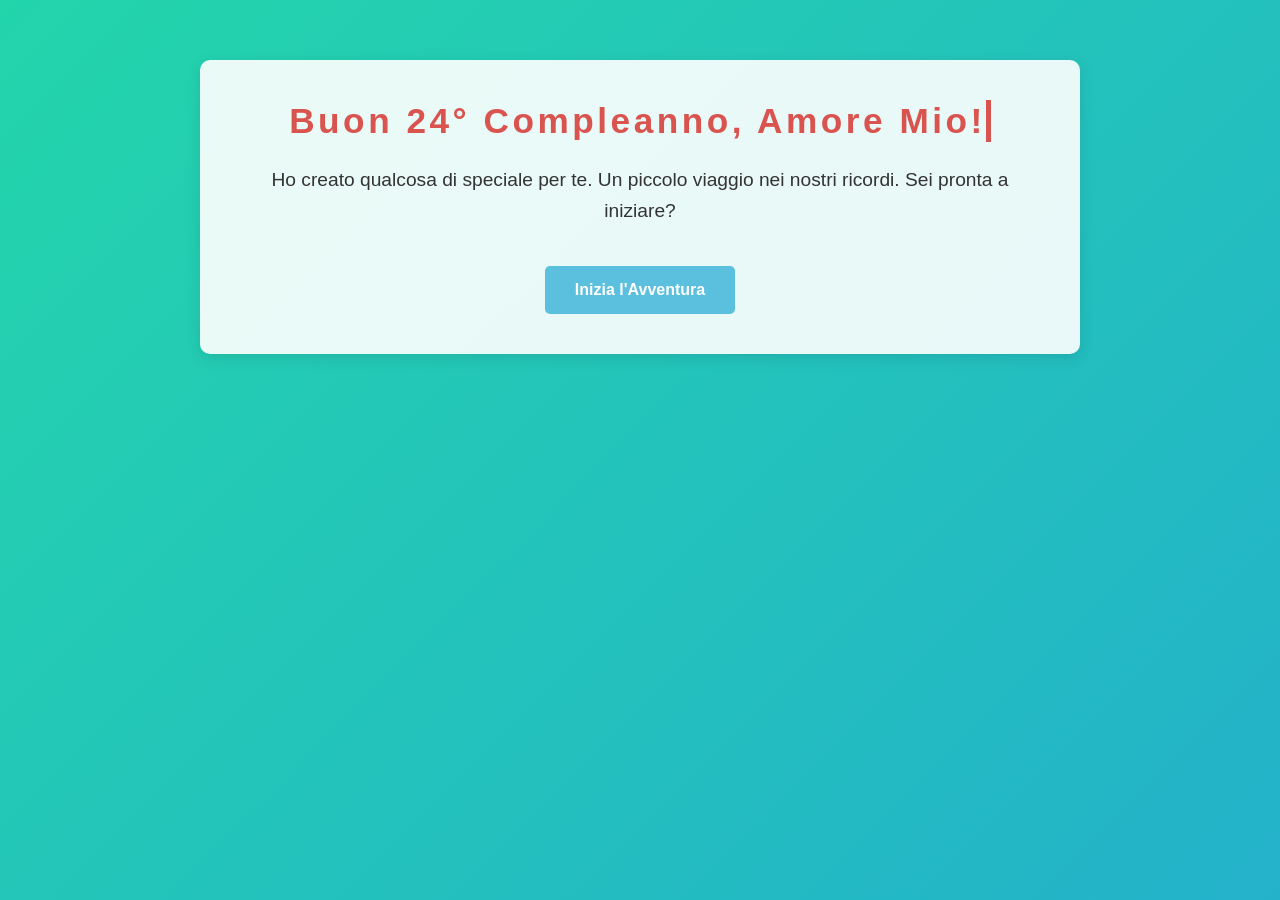
<file: index.html>
<!DOCTYPE html>
<html lang="it">
  <head>
    <meta charset="utf-8" />
    <meta name="viewport" content="width=device-width, initial-scale=1" />
    <link rel="stylesheet" href="/style.css" />
    <title>Un Regalo Per Te</title>
  </head>
  <body>
    <div class="container">
      <h1 class="typing-animation" style="font-size: 2.2rem; white-space: nowrap !important;">Buon 24° Compleanno, Amore Mio!</h1>
      <p>
        Ho creato qualcosa di speciale per te. Un piccolo viaggio nei nostri ricordi.
        Sei pronta a iniziare?
      </p>
      <a href="enigma1.html" class="button">Inizia l'Avventura</a>
    </div>
  </body>
</html>
</file>
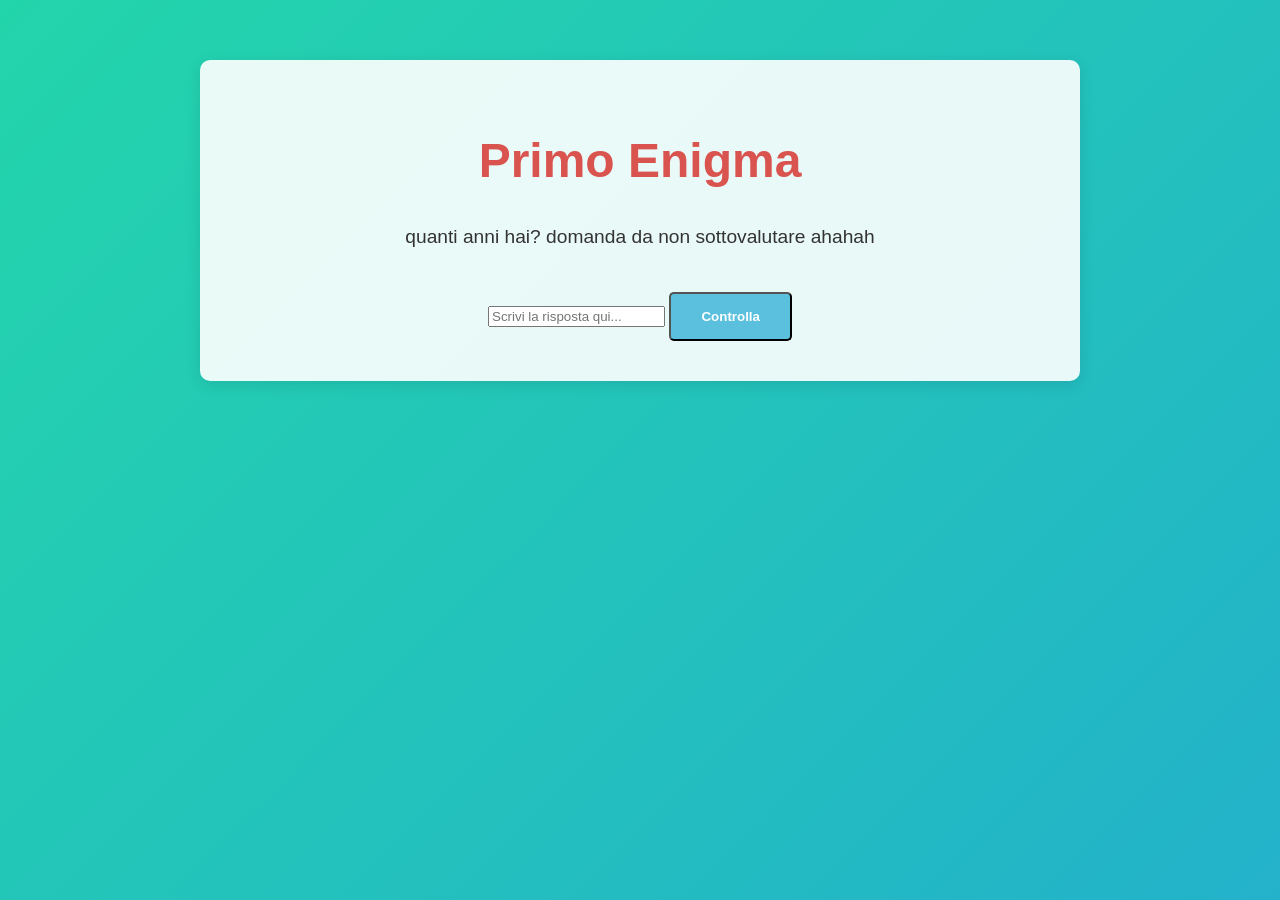
<file: enigma1.html>
<!DOCTYPE html>
<html lang="it">
  <head>
    <meta charset="utf-8" />
    <meta name="viewport" content="width=device-width, initial-scale=1" />
    <link rel="stylesheet" href="/style.css" />
    <title>Enigma N.1</title>
  </head>
  <body>
    <div class="container">
      <h1>Primo Enigma</h1>
      <p>
        quanti anni hai? domanda da non sottovalutare ahahah
      </p>
      
      <input type="text" id="rispostaInput" placeholder="Scrivi la risposta qui...">
      <button id="controllaBtn" class="button">Controlla</button>
      
      <p id="messaggioErrore" style="color: red; display: none;">Sbagliato, riprova! Sei sicura?</p>
    </div>
    
    <script src="/script.js"></script>
  </body>
</html>
</file>
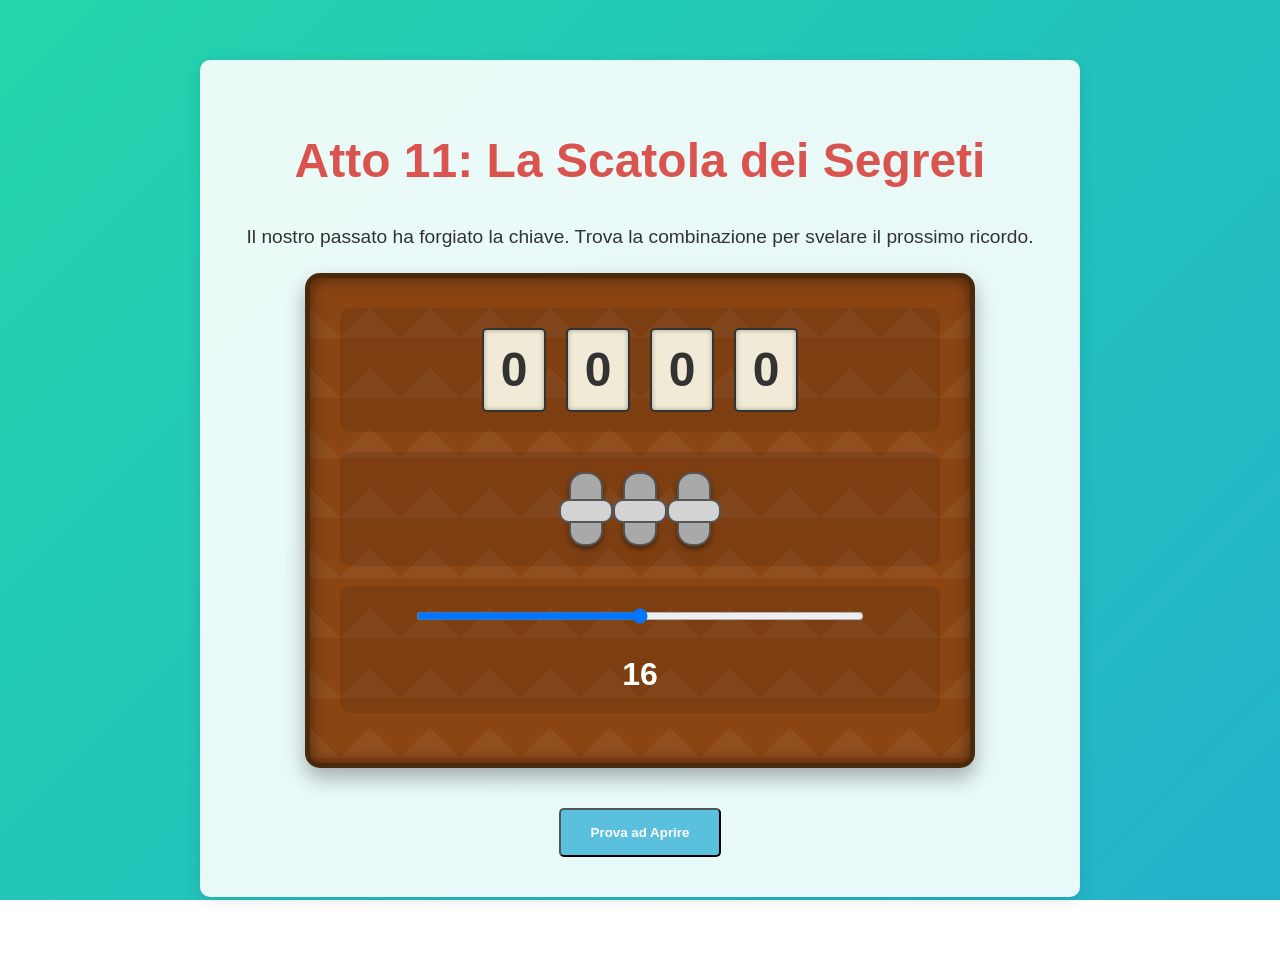
<file: enigma11.html>
<!DOCTYPE html>
<html lang="it">
<head>
    <meta charset="utf-8" /><meta name="viewport" content="width=device-width, initial-scale=1" />
    <link rel="stylesheet" href="/style.css" /><title>Atto 11 - La Scatola dei Segreti</title>
</head>
<body>
    <div class="container">
        <h1>Atto 11: La Scatola dei Segreti</h1>
        <p>Il nostro passato ha forgiato la chiave. Trova la combinazione per svelare il prossimo ricordo.</p>

        <div id="puzzle-box">
            <div class="lock-section" id="dials-lock">
                <div class="dial" data-dial-id="0">0</div>
                <div class="dial" data-dial-id="1">0</div>
                <div class="dial" data-dial-id="2">0</div>
                <div class="dial" data-dial-id="3">0</div>
            </div>
            <div class="lock-section" id="levers-lock">
                <div class="lever" data-lever-id="0"></div>
                <div class="lever" data-lever-id="1"></div>
                <div class="lever" data-lever-id="2"></div>
            </div>
            <div class="lock-section" id="slider-lock">
                <input type="range" id="secret-slider" min="1" max="31" value="16">
                <div id="slider-value">16</div>
            </div>
        </div>
        <button id="unlock-btn" class="button">Prova ad Aprire</button>
    </div>
    <script src="/enigma11.js"></script>
</body>
</html>
</file>
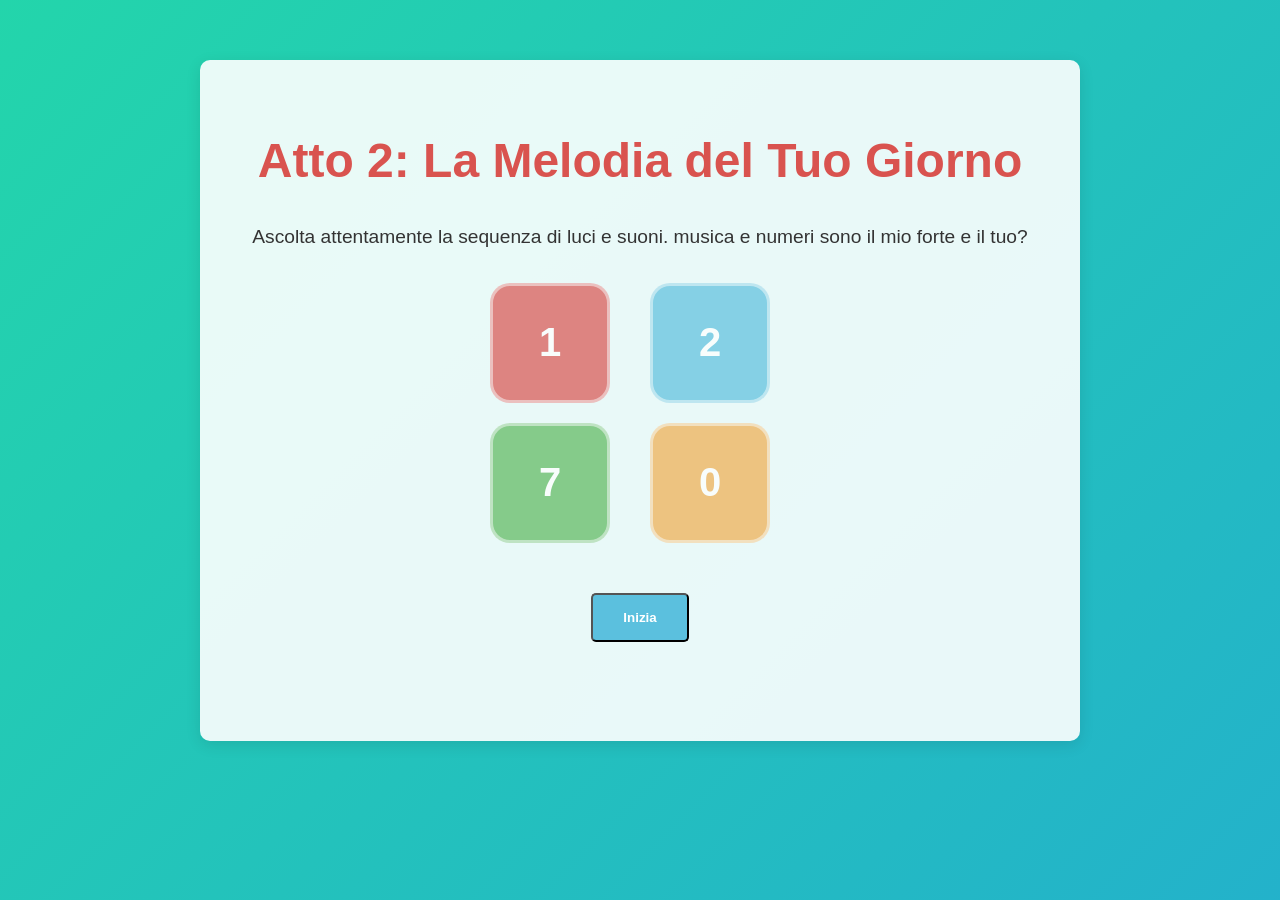
<file: enigma2.html>
<!DOCTYPE html>
<html lang="it">
<head>
    <link rel="stylesheet" href="/style.css">
    <title>Atto 2 - La Melodia dei Ricordi</title>
</head>
<body>
    <div class="container">
        <h1>Atto 2: La Melodia del Tuo Giorno</h1>
        <p>Ascolta attentamente la sequenza di luci e suoni. musica e numeri sono il mio forte e il tuo?</p>

        <div id="sequence-game">
            <div id="button-grid">
                <button class="seq-btn" data-value="1">1</button>
                <button class="seq-btn" data-value="2">2</button>
                <button class="seq-btn" data-value="7">7</button>
                <button class="seq-btn" data-value="0">0</button>
            </div>
            <button id="start-btn" class="button">Inizia</button>
            <p id="feedback-message" class="feedback"></p>
        </div>
    </div>
    
    <script src="/enigma2.js"></script>
</body>
</html>
</file>
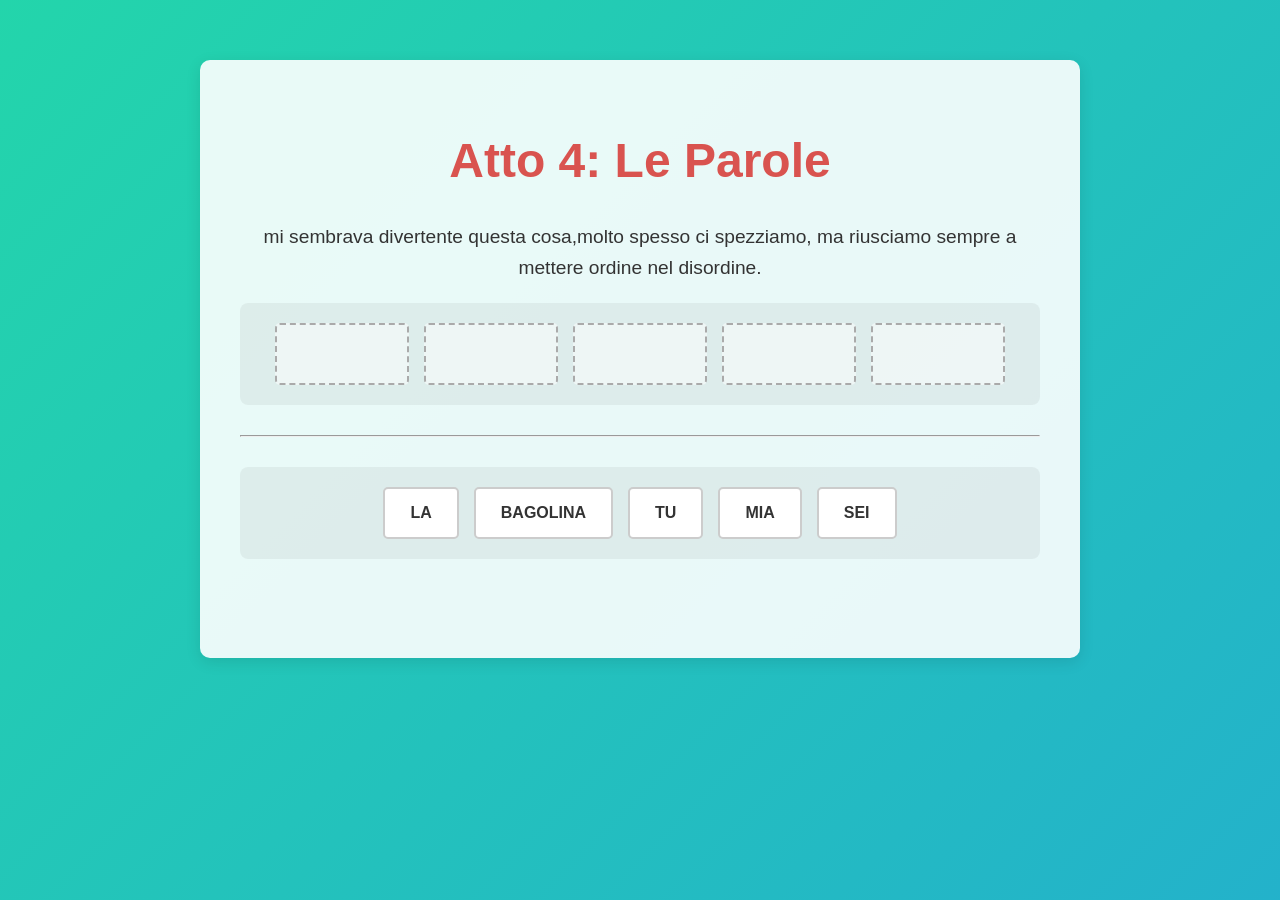
<file: enigma4.html>
<!DOCTYPE html>
<html lang="it">
<head>
    <link rel="stylesheet" href="/style.css">
    <title>Atto 4 - Parole Sparse</title>
</head>
<body>
    <div class="container">
        <h1>Atto 4: Le Parole</h1>
        <p>mi sembrava divertente questa cosa,molto spesso ci spezziamo, ma riusciamo sempre a mettere ordine nel disordine.</p>

        <div id="solution-container" class="words-container">
            <div class="drop-zone" data-target-id="word-1"></div>
            <div class="drop-zone" data-target-id="word-2"></div>
            <div class="drop-zone" data-target-id="word-3"></div>
            <div class="drop-zone" data-target-id="word-4"></div>
            <div class="drop-zone" data-target-id="word-5"></div>
        </div>

        <hr style="margin: 30px 0;">

        <div id="scramble-container" class="words-container">
            <div class="word-box" id="word-3" draggable="true">LA</div>
            <div class="word-box" id="word-5" draggable="true">BAGOLINA</div>
            <div class="word-box" id="word-1" draggable="true">TU</div>
            <div class="word-box" id="word-4" draggable="true">MIA</div>
            <div class="word-box" id="word-2" draggable="true">SEI</div>
        </div>

        <p id="feedback-message" class="feedback"></p>
    </div>
    
    <script src="/enigma4.js"></script>
</body>
</html>
</file>
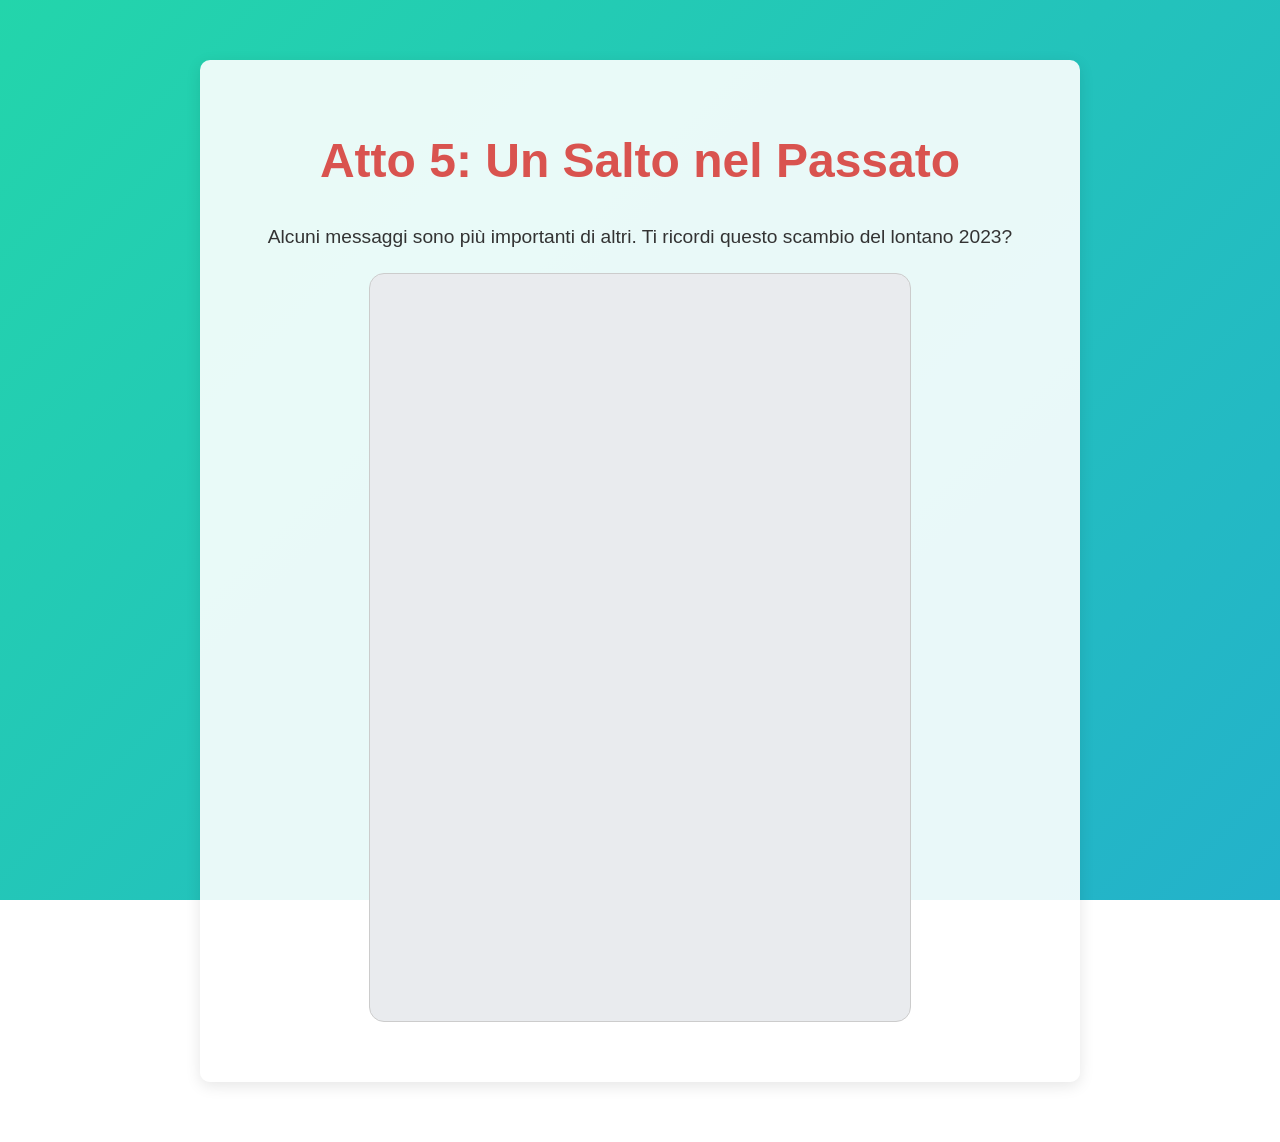
<file: enigma5.html>
<!DOCTYPE html>
<html lang="it">
<head>
    <link rel="stylesheet" href="/style.css">
    <title>Atto 5 - La Nostra Chat</title>
</head>
<body>
    <div class="container">
        <h1>Atto 5: Un Salto nel Passato</h1>
        <p>Alcuni messaggi sono più importanti di altri. Ti ricordi questo scambio del lontano 2023?</p>

        <div class="chat-container">
            <div id="chat-window">
                <div class="message received hidden">comunque avere le cose che profumano di te >>>>>>> </div>
                <div class="message sent hidden">addirittura che profumano</div>
                <div class="message received hidden">non hai idea,è semplicemente bellissimo </div>
                <div class="message sent hidden">era il 18 gennaio 2023, era da poco iniziato tutto e la domanda finale è:</div>
            </div>
            <div id="reply-options" class="hidden">
                <p>Cosa hai risposto a quel messaggio?</p>
                <button class="quiz-btn">"porto un po di cose domani se mi ricordo🥲 così non faccio su e giù sempre"</button>
                <button class="quiz-btn" data-correct="true">"abbraccerai quelli sta notte🤣"</button>
                <button class="quiz-btn">"mi raccomando però quando farai la lavatrice mettili a lavare🤣"</button>
            </div>
        </div>
    </div>
    
    <script src="/enigma5.js"></script>
</body>
</html>
</file>
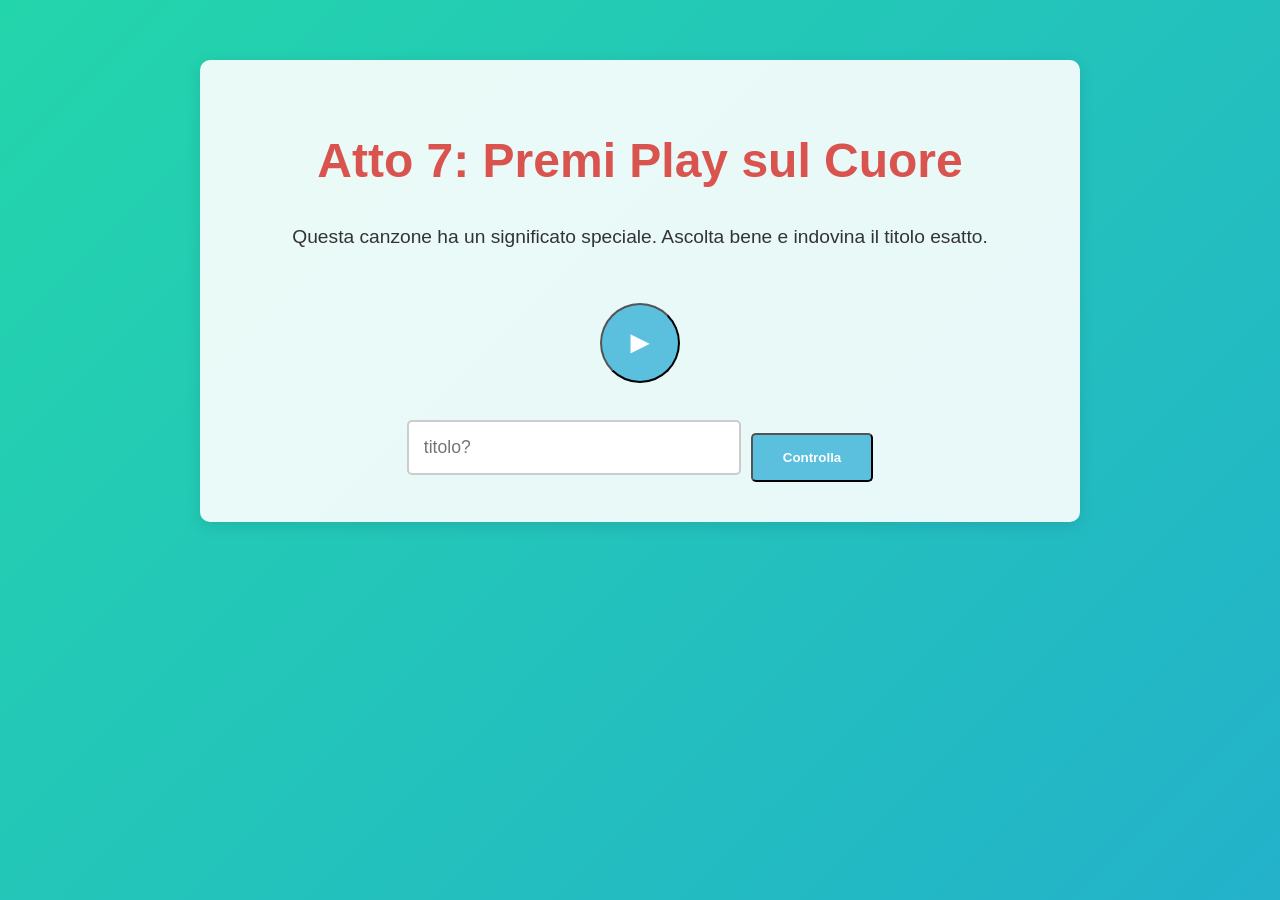
<file: enigma7.html>
<!DOCTYPE html>
<html lang="it">
<head>
    <link rel="stylesheet" href="/style.css">
    <title>Atto 7 - Che Canzone Era?</title>
</head>
<body>
    <div class="container">
        <h1>Atto 7: Premi Play sul Cuore</h1>
        <p>Questa canzone ha un significato speciale. Ascolta bene e indovina il titolo esatto.</p>

        <div class="audio-player-container">
            <audio id="song-clip" src="https://cdn.glitch.global/79fd8c20-2d9d-4c95-836d-51f4af298d9b/883%20-%20Ci%20sono%20anch'io%20(Official%20Video)-%5BAudioTrimmer.com%5D.mp3?v=1750435289391"></audio>
            
            <button id="play-btn" class="button play-pause-btn">&#9658;</button>
        </div>

        <div class="answer-container">
            <input type="text" id="answer-input" placeholder="titolo?">
            <button id="check-answer-btn" class="button">Controlla</button>
        </div>

    </div>
    <script src="/enigma7.js"></script>
</body>
</html>
</file>
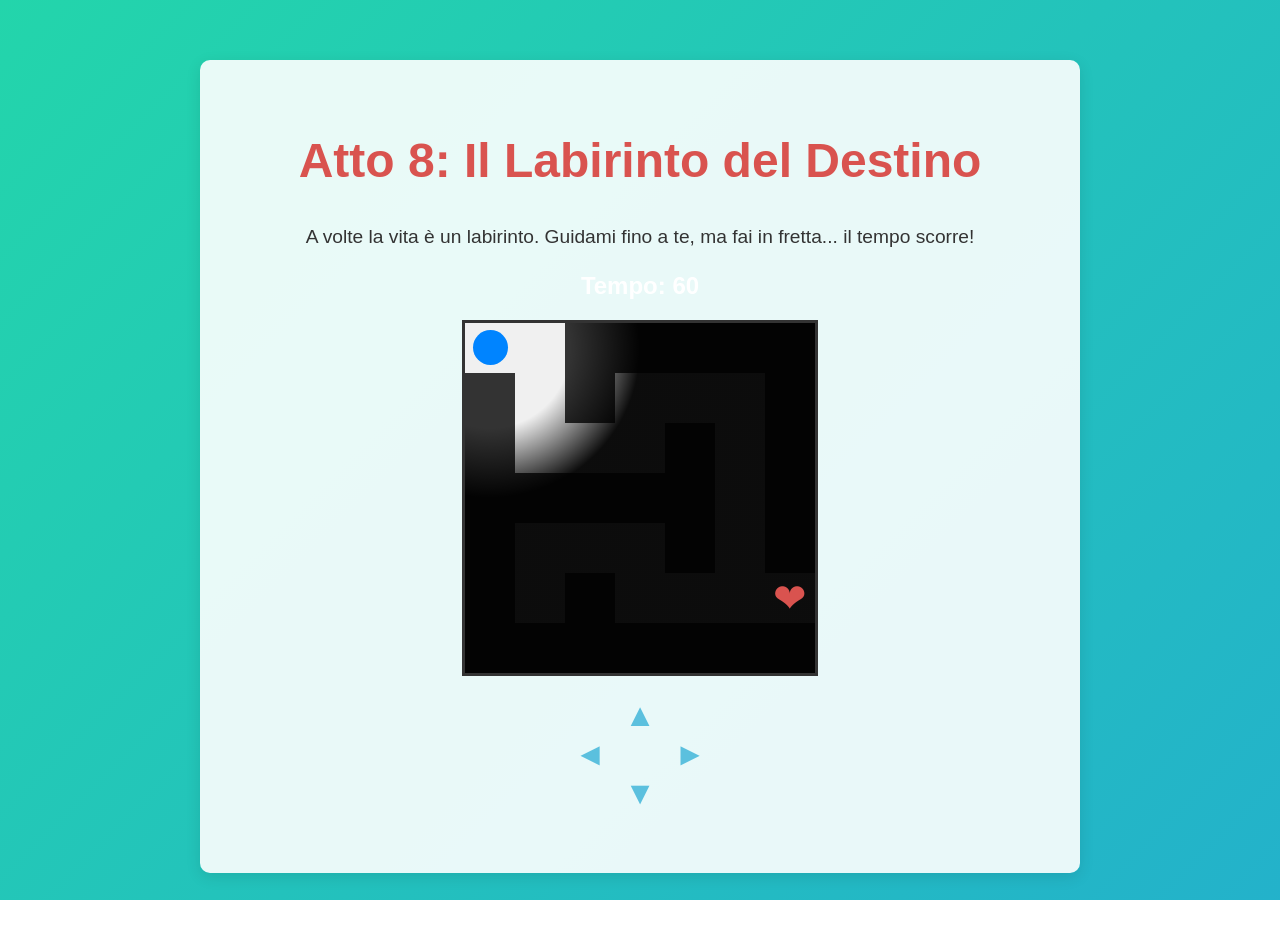
<file: enigma8.html>
<!DOCTYPE html>
<html lang="it">
<head>
    <meta charset="utf-8" />
    <meta name="viewport" content="width=device-width, initial-scale=1" />
    <link rel="stylesheet" href="/style.css" />
    <title>Atto 8 - Il Labirinto</title>
</head>
<body>
    <div class="container">
        <h1>Atto 8: Il Labirinto del Destino</h1>
        <p>A volte la vita è un labirinto. Guidami fino a te, ma fai in fretta... il tempo scorre!</p>
        
        <div id="timer" class="feedback">Tempo: 60</div>

        <div id="maze-container">
            <div id="player"></div>
            <div id="fog-of-war"></div>
            <div id="goal">❤</div>
        </div>

        <div id="maze-controls">
            <button class="maze-btn" id="btn-up">▲</button>
            <button class="maze-btn" id="btn-down">▼</button>
            <button class="maze-btn" id="btn-left">◄</button>
            <button class="maze-btn" id="btn-right">►</button>
        </div>
    </div>
    
    <script>
        document.addEventListener('DOMContentLoaded', () => {
            // --- IMPOSTAZIONI DEL GIOCO ---
            const mazeContainer = document.getElementById('maze-container');
            const player = document.getElementById('player');
            const goal = document.getElementById('goal');
            const fog = document.getElementById('fog-of-war');
            const timerElement = document.getElementById('timer');
            const cellSize = 50; // Corrisponde alla nuova dimensione nel CSS

            // Una mappa 7x7 SEMPLICE e VISIBILMENTE RISOLVIBILE
            const mazeLayout = [
                ['P', 0, 1, 1, 1, 1, 1],
                [1, 0, 1, 0, 0, 0, 1],
                [1, 0, 0, 0, 1, 0, 1],
                [1, 1, 1, 1, 1, 0, 1],
                [1, 0, 0, 0, 1, 0, 1],
                [1, 0, 1, 0, 0, 0, 'G'],
                [1, 1, 1, 1, 1, 1, 1]
            ];

            let playerPos = { row: 0, col: 0 };
            let goalPos = { row: 0, col: 0 };
            let timeLeft = 60; // Diamo più tempo per sicurezza
            let timerInterval;
            let gameStarted = false;

            // --- FUNZIONI DEL GIOCO ---
            function createMaze() {
                mazeLayout.forEach((row, rowIndex) => {
                    row.forEach((cell, colIndex) => {
                        if (cell === 1) {
                            const wall = document.createElement('div');
                            wall.classList.add('maze-wall');
                            wall.style.gridRowStart = rowIndex + 1;
                            wall.style.gridColumnStart = colIndex + 1;
                            mazeContainer.appendChild(wall);
                        } else if (cell === 'P') { playerPos = { row: rowIndex, col: colIndex };
                        } else if (cell === 'G') { goalPos = { row: rowIndex, col: colIndex }; }
                    });
                });
                updatePlayerPosition();
                goal.style.top = `${goalPos.row * cellSize}px`;
                goal.style.left = `${goalPos.col * cellSize}px`;
            }
            function updatePlayerPosition() {
                const playerX = playerPos.col * cellSize + cellSize / 2;
                const playerY = playerPos.row * cellSize + cellSize / 2;
                player.style.top = `${playerPos.row * cellSize + (cellSize * 0.15)}px`;
                player.style.left = `${playerPos.col * cellSize + (cellSize * 0.15)}px`;
                if(fog) { fog.style.background = `radial-gradient(circle at ${playerX}px ${playerY}px, transparent 0, transparent 80px, rgba(0,0,0,0.95) 150px)`; }
            }
            function startTimer() {
                if(gameStarted) return;
                gameStarted = true;
                timerInterval = setInterval(() => {
                    timeLeft--;
                    timerElement.textContent = `Tempo: ${timeLeft}`;
                    if (timeLeft <= 0) {
                        clearInterval(timerInterval);
                        alert('Tempo scaduto! Riprova!');
                        location.reload();
                    }
                }, 1000);
            }
            function movePlayer(dx, dy) {
                startTimer();
                const newRow = playerPos.row + dy;
                const newCol = playerPos.col + dx;
                if (newRow >= 0 && newRow < mazeLayout.length && newCol >= 0 && newCol < mazeLayout[0].length && mazeLayout[newRow][newCol] !== 1) {
                    playerPos.row = newRow;
                    playerPos.col = newCol;
                    updatePlayerPosition();
                    checkWinCondition();
                }
            }
            function checkWinCondition() {
                if (playerPos.row === goalPos.row && playerPos.col === goalPos.col) {
                    clearInterval(timerInterval);
                    document.querySelectorAll('.maze-btn').forEach(b => b.disabled = true);
                    player.style.background = '#5cb85c';
                    if(fog) { fog.style.background = 'transparent'; }
                    alert('Ce l\'hai fatta! Mi hai raggiunto!');
                    setTimeout(() => { window.location.href = 'Ricordo8.html'; }, 1500);
                }
            }
            // --- GESTIONE INPUT ---
            document.getElementById('btn-up').addEventListener('click', () => movePlayer(0, -1));
            document.getElementById('btn-down').addEventListener('click', () => movePlayer(0, 1));
            document.getElementById('btn-left').addEventListener('click', () => movePlayer(-1, 0));
            document.getElementById('btn-right').addEventListener('click', () => movePlayer(1, 0));
            document.addEventListener('keydown', (e) => {
                e.preventDefault();
                switch (e.key) {
                    case 'ArrowUp': movePlayer(0, -1); break;
                    case 'ArrowDown': movePlayer(0, 1); break;
                    case 'ArrowLeft': movePlayer(-1, 0); break;
                    case 'ArrowRight': movePlayer(1, 0); break;
                }
            });
            // --- INIZIALIZZAZIONE ---
            createMaze();
        });
    </script>
</body>
</html>
</file>
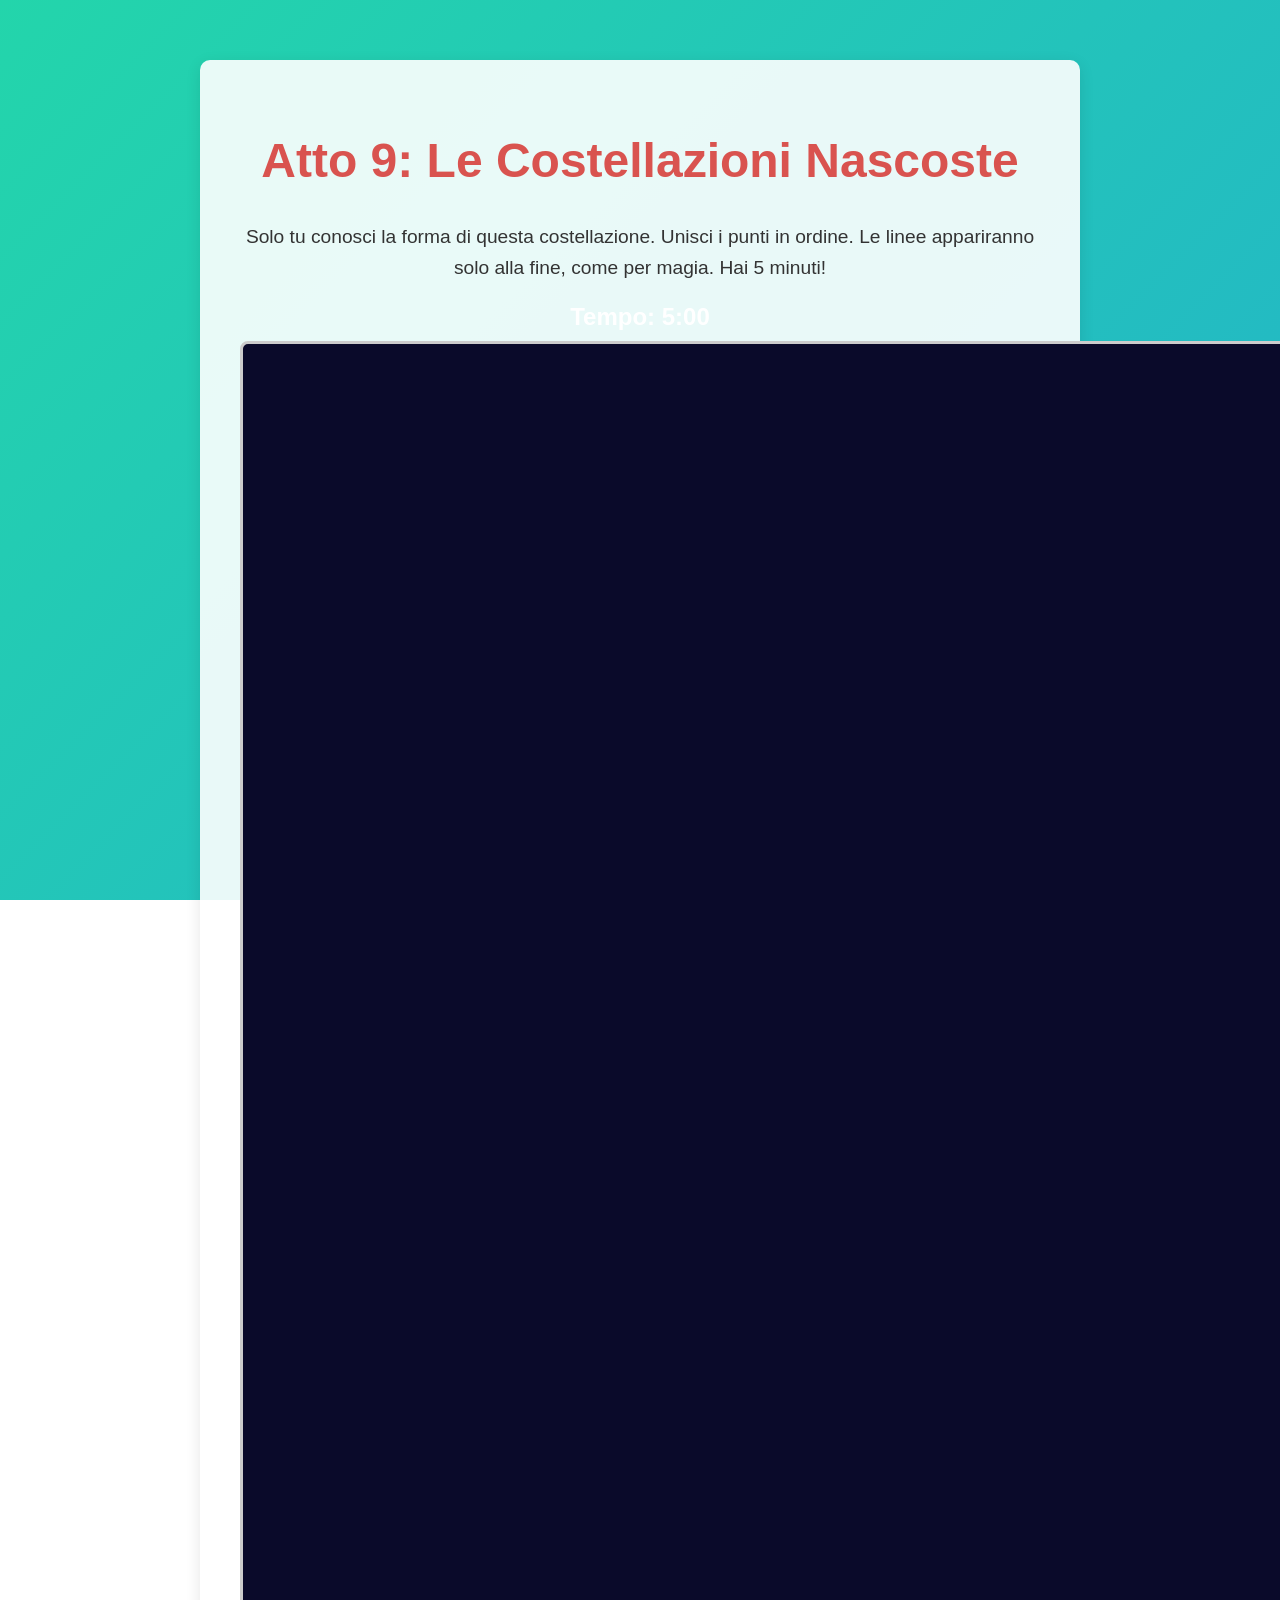
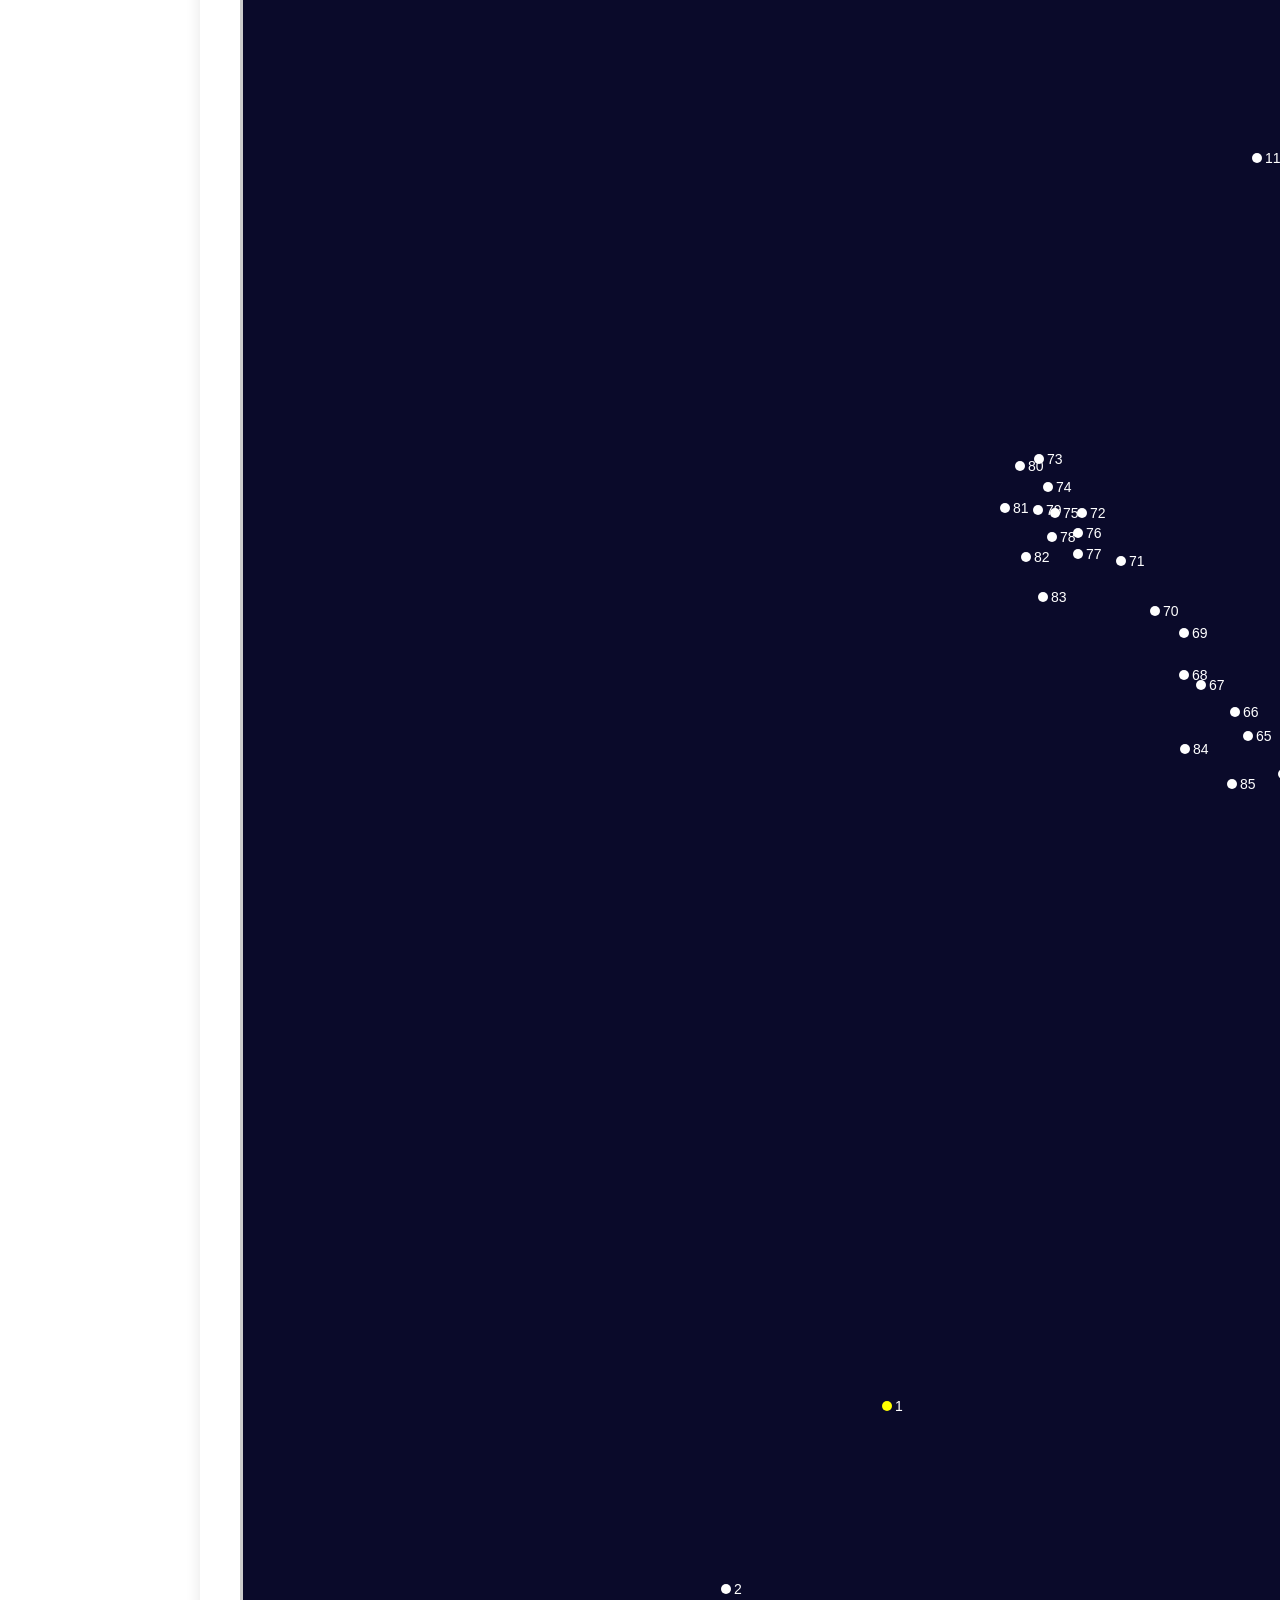
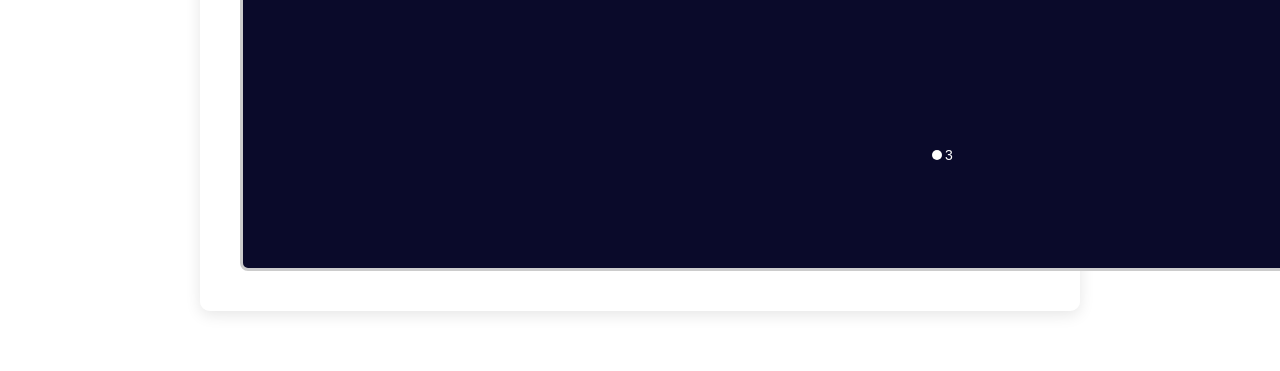
<file: enigma9.html>
<!DOCTYPE html>
<html lang="it">
<head>
    <meta charset="utf-8" />
    <meta name="viewport" content="width=device-width, initial-scale=1" />
    <link rel="stylesheet" href="/style.css" />
    <title>Atto 9 - Le Costellazioni Nascoste</title>
</head>
<body>
    <div class="container">
        <h1>Atto 9: Le Costellazioni Nascoste</h1>
        <p>Solo tu conosci la forma di questa costellazione. Unisci i punti in ordine. Le linee appariranno solo alla fine, come per magia. Hai 5 minuti!</p>
        
        <div id="timer" class="feedback">Tempo: 5:00</div>

        <div class="canvas-container">
            <canvas id="constellation-canvas"></canvas>
        </div>
    </div>
    
    <script>
        document.addEventListener('DOMContentLoaded', () => {
            // --- IMPOSTAZIONI ---
            const canvas = document.getElementById('constellation-canvas');
            const ctx = canvas.getContext('2d');
            const timerElement = document.getElementById('timer');
            
            // Imposta le dimensioni della tela (devono corrispondere all'immagine originale che hai usato)
            canvas.width = 2200; // Esempio: modifica con la larghezza reale
            canvas.height = 3100; // Esempio: modifica con l'altezza reale

            // =================================================================================
            //   !!! AZIONE RICHIESTA !!!
            //   SOSTITUISCI QUESTI PUNTI DI ESEMPIO CON LA TUA LISTA DA 125 PUNTI
            //   Copia la lista intera che hai generato con lo strumento "trova-coordinate.html"
            //   e incollala qui, sostituendo l'array esistente.
            // =================================================================================
            const dots = [
{ x: 634, y: 2652 },
{ x: 473, y: 2835 },
{ x: 684, y: 3001 },
{ x: 1054, y: 3059 },
{ x: 1483, y: 3042 },
{ x: 1867, y: 2973 },
{ x: 2129, y: 2851 },
{ x: 1973, y: 2586 },
{ x: 1709, y: 2526 },
{ x: 1657, y: 2469 },
{ x: 1750, y: 2325 },
{ x: 1793, y: 2221 },
{ x: 1785, y: 2112 },
{ x: 1707, y: 2010 },
{ x: 1657, y: 1934 },
{ x: 1640, y: 1903 },
{ x: 1530, y: 1878 },
{ x: 1420, y: 1891 },
{ x: 1443, y: 1930 },
{ x: 1528, y: 1924 },
{ x: 1391, y: 1961 },
{ x: 1431, y: 1994 },
{ x: 1546, y: 2002 },
{ x: 1634, y: 2007 },
{ x: 1560, y: 2027 },
{ x: 1529, y: 2062 },
{ x: 1472, y: 2104 },
{ x: 1515, y: 2130 },
{ x: 1576, y: 2089 },
{ x: 1677, y: 2088 },
{ x: 1717, y: 2115 },
{ x: 1598, y: 2157 },
{ x: 1622, y: 2192 },
{ x: 1687, y: 2189 },
{ x: 1737, y: 2227 },
{ x: 1237, y: 2285 },
{ x: 1249, y: 2235 },
{ x: 1248, y: 2191 },
{ x: 1261, y: 2167 },
{ x: 1284, y: 2128 },
{ x: 1268, y: 2059 },
{ x: 1268, y: 1982 },
{ x: 1267, y: 1921 },
{ x: 1329, y: 2030 },
{ x: 1375, y: 2007 },
{ x: 1462, y: 1870 },
{ x: 1499, y: 1776 },
{ x: 1532, y: 1716 },
{ x: 1525, y: 1759 },
{ x: 1504, y: 1826 },
{ x: 1532, y: 1803 },
{ x: 1552, y: 1747 },
{ x: 1564, y: 1714 },
{ x: 1575, y: 1768 },
{ x: 1548, y: 1829 },
{ x: 1527, y: 1865 },
{ x: 1230, y: 2068 },
{ x: 1205, y: 2051 },
{ x: 1187, y: 2040 },
{ x: 1164, y: 2034 },
{ x: 1140, y: 2050 },
{ x: 1123, y: 2066 },
{ x: 1083, y: 2041 },
{ x: 1030, y: 2020 },
{ x: 995, y: 1982 },
{ x: 982, y: 1958 },
{ x: 948, y: 1931 },
{ x: 931, y: 1921 },
{ x: 931, y: 1879 },
{ x: 902, y: 1857 },
{ x: 868, y: 1807 },
{ x: 829, y: 1759 },
{ x: 786, y: 1705 },
{ x: 795, y: 1733 },
{ x: 802, y: 1759 },
{ x: 825, y: 1779 },
{ x: 825, y: 1800 },
{ x: 799, y: 1783 },
{ x: 785, y: 1756 },
{ x: 767, y: 1712 },
{ x: 752, y: 1754 },
{ x: 773, y: 1803 },
{ x: 790, y: 1843 },
{ x: 932, y: 1995 },
{ x: 979, y: 2030 },
{ x: 1046, y: 2067 },
{ x: 1088, y: 2098 },
{ x: 1112, y: 2125 },
{ x: 1118, y: 2149 },
{ x: 1111, y: 2175 },
{ x: 1120, y: 2204 },
{ x: 1131, y: 2224 },
{ x: 1136, y: 2269 },
{ x: 1176, y: 2307 },
{ x: 1048, y: 1459 },
{ x: 1072, y: 1499 },
{ x: 1134, y: 1526 },
{ x: 1198, y: 1528 },
{ x: 1259, y: 1512 },
{ x: 1294, y: 1482 },
{ x: 1322, y: 1457 },
{ x: 1332, y: 1434 },
{ x: 1308, y: 1438 },
{ x: 1262, y: 1468 },
{ x: 1201, y: 1490 },
{ x: 1155, y: 1489 },
{ x: 1105, y: 1478 },
{ x: 1058, y: 1435 },
{ x: 1050, y: 1421 },
{ x: 1136, y: 1421 },
{ x: 1211, y: 1425 },
{ x: 1296, y: 1420 },
{ x: 1177, y: 1398 },
{ x: 1268, y: 1302 },
{ x: 1310, y: 1333 },
{ x: 1335, y: 1370 },
{ x: 1361, y: 1408 },
{ x: 1004, y: 1404 },
{ x: 1035, y: 1364 },
{ x: 1066, y: 1324 },
{ x: 1108, y: 1342 },
{ x: 1155, y: 1368 },
{ x: 1196, y: 1370 },
{ x: 1236, y: 1348 },
{ x: 1248, y: 1286 }
];

            let currentDot = 0;
            let timeLeft = 300; // 300 secondi = 5 minuti
            let timerInterval;
            let gameStarted = false;

            // --- FUNZIONI GRAFICHE ---
            function drawDots() {
                ctx.clearRect(0, 0, canvas.width, canvas.height);
                dots.forEach((dot, index) => {
                    ctx.beginPath();
                    ctx.arc(dot.x, dot.y, 5, 0, Math.PI * 2);
                    // Il punto corrente da trovare è evidenziato in giallo, gli altri sono bianchi
                    ctx.fillStyle = (index === currentDot) ? 'yellow' : 'white';
                    ctx.fill();
                    // Scrive il numero accanto al punto
                    ctx.font = '14px Arial';
                    ctx.fillStyle = 'white';
                    ctx.fillText(index + 1, dot.x + 8, dot.y + 5);
                });
            }

            function drawFinalImage() {
                ctx.strokeStyle = '#5cb85c'; // Colore verde per le linee finali
                ctx.lineWidth = 3;
                ctx.beginPath();
                ctx.moveTo(dots[0].x, dots[0].y);
                for (let i = 1; i < dots.length; i++) {
                    ctx.lineTo(dots[i].x, dots[i].y);
                }
                ctx.stroke();
            }

            // --- FUNZIONI DI GIOCO ---
            function startTimer() {
                if (gameStarted) return;
                gameStarted = true;
                timerInterval = setInterval(() => {
                    timeLeft--;
                    const minutes = Math.floor(timeLeft / 60);
                    const seconds = timeLeft % 60;
                    timerElement.textContent = `Tempo: ${minutes}:${seconds.toString().padStart(2, '0')}`;
                    if (timeLeft <= 0) {
                        clearInterval(timerInterval);
                        alert('Tempo scaduto! La costellazione non si è rivelata...');
                        location.reload();
                    }
                }, 1000);
            }

            function handleCanvasClick(event) {
                if (currentDot >= dots.length) return; // Gioco già finito
                startTimer();

                const rect = canvas.getBoundingClientRect();
                const mouseX = event.clientX - rect.left;
                const mouseY = event.clientY - rect.top;

                const targetDot = dots[currentDot];
                const distance = Math.sqrt(Math.pow(mouseX - targetDot.x, 2) + Math.pow(mouseY - targetDot.y, 2));

                // Se il click è abbastanza vicino al punto corretto
                if (distance < 15) { // 15px di tolleranza
                    currentDot++;
                    drawDots(); // Ridisegna i punti per aggiornare il colore del prossimo punto target

                    // Controlla la vittoria
                    if (currentDot === dots.length) {
                        clearInterval(timerInterval);
                        timerElement.textContent = "Costellazione Completa!";
                        drawFinalImage(); // RIVELA IL DISEGNO!
                        setTimeout(() => {
                            window.location.href = 'Ricordo9.html';
                        }, 4000); // Pausa più lunga per ammirare il disegno
                    }
                }
            }

            // --- INIZIALIZZAZIONE ---
            canvas.addEventListener('click', handleCanvasClick);
            drawDots(); // Disegna lo stato iniziale
        });
    </script>
</body>
</html>
</file>
<file: style.css>
/* =============================================== */
/* STILI DI BASE E GENERALI                        */
/* =============================================== */
body {
    font-family: 'Helvetica', sans-serif;
    background: linear-gradient(-45deg, #ee7752, #e73c7e, #23a6d5, #23d5ab);
    background-size: 400% 400%;
    background-attachment: fixed;
    min-height: 100vh;
    display: flex;
    justify-content: center;
    align-items: flex-start;
    color: #333;
    margin: 0;
    padding: 60px 20px;
    box-sizing: border-box;
    animation: gradientAnimation 15s ease infinite, fadeInPage 0.7s ease-in-out;
}

.container {
    background-color: rgba(255, 255, 255, 0.9);
    padding: 40px;
    border-radius: 10px;
    text-align: center;
    max-width: 800px; /* Larghezza base per schermi grandi */
    width: 100%;
    box-shadow: 0 4px 15px rgba(0,0,0,0.1);
}

/* NUOVO STILE PER I TITOLI - RESPONSIVO */
h1 {
  color: #d9534f;
  /* Usa clamp() per un font che si adatta allo schermo */
  /* Min: 1.8rem, Preferito: 5vw, Max: 3rem */
  font-size: clamp(1.8rem, 5vw, 3rem);
  line-height: 1.2; /* Migliora l'interlinea per titoli lunghi */
}

p {
    font-size: 1.2em;
    line-height: 1.6;
}

.button {
    display: inline-block;
    margin-top: 20px;
    padding: 15px 30px;
    background-color: #5bc0de;
    color: white;
    text-decoration: none;
    border-radius: 5px;
    font-weight: bold;
    transition: background-color 0.3s;
}

.button:hover {
    background-color: #31b0d5;
}

.feedback {
    margin-top: 15px;
    font-weight: bold;
    min-height: 25px;
    font-size: 1.2em;
    color: white;
}

.hidden {
    opacity: 0;
    pointer-events: none;
}

/* =============================================== */
/* ANIMAZIONI GENERALI                             */
/* =============================================== */
@keyframes gradientAnimation {
    0% { background-position: 0% 50%; }
    50% { background-position: 100% 50%; }
    100% { background-position: 0% 50%; }
}

@keyframes fadeInPage {
    from { opacity: 0; }
    to { opacity: 1; }
}

@keyframes fadeOutPage {
    from { opacity: 1; }
    to { opacity: 0; }
}

body.is-leaving {
    animation: fadeOutPage 0.7s ease-in-out forwards;
}

@keyframes shake { 
    0%, 100% {transform: translateX(0);} 
    25% {transform: translateX(-5px);} 
    75% {transform: translateX(5px);} 
}

.typing-animation {
    display: inline-block;
    overflow: hidden;
    border-right: .15em solid #d9534f;
    white-space: nowrap;
    margin: 0 auto;
    letter-spacing: .10em;
    animation: typing 3.5s steps(40, end), blink-caret .75s step-end infinite;
}

@keyframes typing {
    from { width: 0 }
    to { width: 100% }
}

@keyframes blink-caret {
    from, to { border-color: transparent }
    50% { border-color: #d9534f; }
}

/* =============================================== */
/* STILI PER GLI ATTI SPECIFICI                    */
/* =============================================== */

/* --- ATTO 2: GIOCO DELLA SEQUENZA --- */
#button-grid {
    display: grid;
    grid-template-columns: 1fr 1fr;
    gap: 20px;
    margin: 30px auto;
    max-width: 300px;
}
.seq-btn {
    width: 120px; height: 120px; border: 3px solid rgba(255, 255, 255, 0.5);
    border-radius: 20px; cursor: pointer; font-size: 2.5em; font-weight: bold;
    color: white; transition: all 0.1s ease-in-out;
}
.seq-btn[data-value="1"] { background-color: #d9534f; }
.seq-btn[data-value="2"] { background-color: #5bc0de; }
.seq-btn[data-value="7"] { background-color: #5cb85c; }
.seq-btn[data-value="0"] { background-color: #f0ad4e; }
.seq-btn.active { transform: scale(1.05); box-shadow: 0 0 30px 5px white; }
.seq-btn:disabled { cursor: not-allowed; opacity: 0.7; }

/* --- ATTO 3: PUNTA E CLICCA --- */
.interactive-image-container { position: relative; max-width: 800px; margin: auto; }
.interactive-image-container img { width: 100%; display: block; }
.hotspot { position: absolute; cursor: pointer; transition: background-color 0.3s; border-radius: 5px; }
.hotspot:hover { background-color: rgba(255, 255, 255, 0.2); }
.hotspot.found { border: 3px solid #5cb85c; background-color: rgba(92, 184, 92, 0.3); }

/* --- ATTO 4: DRAG & DROP --- */
.words-container { display: flex; flex-wrap: wrap; justify-content: center; gap: 15px; padding: 20px; background-color: rgba(0,0,0,0.05); border-radius: 8px; }
.word-box { padding: 15px 25px; background-color: white; border: 2px solid #ccc; border-radius: 5px; cursor: grab; font-weight: bold; transition: all 0.2s; user-select: none; }
.drop-zone { padding: 15px 25px; min-width: 80px; min-height: 28px; border: 2px dashed #aaa; border-radius: 5px; background-color: rgba(255,255,255,0.5); transition: all 0.2s; }
.word-box.dragging { opacity: 0.4; cursor: grabbing; }
.drop-zone.drag-over { background-color: #c8e6c9; border-style: solid; transform: scale(1.05); }

/* --- ATTO 5: CHAT SIMULATA --- */
.chat-container { background-color: #e9ebee; border: 1px solid #ccc; border-radius: 15px; padding: 20px; max-width: 500px; margin: 20px auto; }
#chat-window { height: 400px; overflow-y: auto; display: flex; flex-direction: column; gap: 10px; }
.message { padding: 10px 15px; border-radius: 20px; max-width: 75%; line-height: 1.4; opacity: 1; transform: translateY(0); transition: all 0.5s ease-out; }
.message.hidden { opacity: 0; transform: translateY(20px); }
.message.received { background-color: #fff; border: 1px solid #ddd; align-self: flex-start; }
.message.sent { background-color: #0084ff; color: white; align-self: flex-end; }
#reply-options { margin-top: 20px; transition: all 0.5s ease-out; }
#reply-options.hidden { opacity: 0; }
.quiz-options { margin-top: 20px; display: grid; grid-template-columns: 1fr; gap: 15px; } /* Modificato per Atto 5 */
.quiz-btn { padding: 20px; font-size: 1.1em; cursor: pointer; border: 2px solid #5bc0de; background-color: white; color: #5bc0de; border-radius: 8px; transition: all 0.3s; }
.quiz-btn:hover { background-color: #5bc0de; color: white; }
.quiz-btn.correct { background-color: #5cb85c; border-color: #5cb85c; color: white; }
.quiz-btn.incorrect { background-color: #d9534f; border-color: #d9534f; color: white; animation: shake 0.5s; }


/* --- ATTO 6: TROVA LE DIFFERENZE --- */
.images-container { display: flex; gap: 10px; justify-content: center; align-items: center; }
.image-wrapper { position: relative; max-width: 48%; flex-shrink: 0; }
.image-wrapper img { width: 100%; display: block; border-radius: 8px; }
.diff-hotspot { position: absolute; cursor: pointer; }
.found-circle { position: absolute; top: 50%; left: 50%; transform: translate(-50%, -50%); width: 100%; height: 100%; border: 3px solid #5cb85c; border-radius: 50%; box-shadow: 0 0 15px #5cb85c; transition: opacity 0.3s ease-in-out; box-sizing: border-box; }
#counter { text-align: center; font-size: 1.5em; margin-top: 20px; color: white; }

/* --- STILI RESPONSIVE --- */
@media (max-width: 820px) {
  .container { max-width: 90%; }
  h1, .typing-animation { font-size: 2.2em; }
}

/* =============================================== */
/* Stili per l'Atto 7: Indovina la Canzone         */
/* =============================================== */
.audio-player-container {
    margin: 30px 0;
}

.play-pause-btn {
    font-size: 2em;
    width: 80px;
    height: 80px;
    border-radius: 50%; /* Lo rende rotondo */
    padding: 0;
}

.answer-container {
    margin-top: 20px;
    display: flex;
    justify-content: center;
    align-items: center;
    gap: 10px;
}

#answer-input {
    padding: 15px;
    font-size: 1.1em;
    border: 2px solid #ccc;
    border-radius: 5px;
    min-width: 300px;
}

/* =============================================== */
/* Stili per l'Atto 8: Il Labirinto (Versione Definitiva) */
/* =============================================== */
#timer { color: white; font-size: 1.5em; margin-bottom: 10px; font-weight: bold; }

#maze-container {
    --maze-size: 7; /* <-- Labirinto 7x7 */
    --cell-size: 50px; /* <-- Celle più grandi */
    
    display: grid;
    grid-template-columns: repeat(var(--maze-size), var(--cell-size));
    grid-template-rows: repeat(var(--maze-size), var(--cell-size));
    width: calc(var(--maze-size) * var(--cell-size));
    height: calc(var(--maze-size) * var(--cell-size));
    border: 3px solid #333;
    margin: 20px auto;
    position: relative;
    background-color: #f0f0f0;
}
.maze-wall { background-color: #333; }
#player {
    position: absolute;
    width: calc(var(--cell-size) * 0.7);
    height: calc(var(--cell-size) * 0.7);
    background-color: #0084ff;
    border-radius: 50%;
    transition: all 0.15s linear;
    z-index: 2;
}
#goal {
    position: absolute;
    width: var(--cell-size);
    height: var(--cell-size);
    color: #d9534f;
    font-size: calc(var(--cell-size) * 0.8);
    display: flex; justify-content: center; align-items: center;
    z-index: 2;
}
#fog-of-war {
    position: absolute; top: 0; left: 0;
    width: 100%; height: 100%;
    pointer-events: none;
    background: radial-gradient(circle at 50% 50%, transparent 0, transparent 80px, rgba(0,0,0,0.95) 150px);
    z-index: 1;
}
#maze-controls {
    display: grid;
    grid-template-areas: ". up ." "left . right" ". down .";
    width: 150px; margin: 20px auto;
}
#btn-up { grid-area: up; } #btn-down { grid-area: down; }
#btn-left { grid-area: left; } #btn-right { grid-area: right; }
.maze-btn { font-size: 2em; background: none; border: none; cursor: pointer; color: #5bc0de; }

/* =============================================== */
/* Stili per l'Atto 9: Collega i Puntini           */
/* =============================================== */
.canvas-container {
    padding: 10px;
    background-color: #0a0a2a; /* Blu scurissimo, come un cielo notturno */
    border: 3px solid #ccc;
    border-radius: 8px;
    display: inline-block;
}

#constellation-canvas {
    background-color: #0a0a2a;
}

/* =============================================== */
/* Stili per l'Atto 10: Stanza del Mistero         */
/* =============================================== */
#mystery-room-container {
    position: relative;
    max-width: 900px;
    margin: 20px auto;
}
.room-image {
    width: 100%;
    display: block;
    border-radius: 8px;
}
.hotspot.found {
    border: 3px solid #f0ad4e; /* Evidenzia l'hotspot trovato */
    pointer-events: none; /* Disabilita ulteriori click */
}

#inventory-bar {
    margin-top: 20px;
    padding: 10px;
    background-color: rgba(0,0,0,0.1);
    border-radius: 8px;
    min-height: 80px;
}
#inventory-slots {
    display: flex;
    gap: 15px;
    align-items: center;
}
.inventory-item {
    height: 60px;
    width: 60px;
    background-color: white;
    border: 2px solid #ccc;
    border-radius: 5px;
    padding: 5px;
    object-fit: contain; /* Adatta l'icona allo spazio */
}

#final-puzzle {
    margin-top: 20px;
    padding: 20px;
    border: 2px dashed #5bc0de;
    border-radius: 8px;
    transition: opacity 0.5s;
}

/* =============================================== */
/* Stili per l'Atto 11: La Scatola dei Segreti     */
/* =============================================== */
#puzzle-box {
    background: #8B4513; /* Colore legno */
    background-image: linear-gradient(45deg, rgba(255,255,255,0.05) 25%, transparent 25%), linear-gradient(-45deg, rgba(255,255,255,0.05) 25%, transparent 25%);
    background-size: 60px 60px;
    border: 5px solid #4a2a0c;
    border-radius: 15px;
    padding: 30px;
    margin: 20px auto;
    max-width: 600px;
    box-shadow: 0 10px 20px rgba(0,0,0,0.3), inset 0 0 15px rgba(0,0,0,0.5);
}
.lock-section {
    display: flex;
    justify-content: center;
    align-items: center;
    gap: 20px;
    padding: 20px;
    margin-bottom: 20px;
    background-color: rgba(0,0,0,0.1);
    border-radius: 10px;
}
/* Stili per i Diali */
.dial {
    width: 60px; height: 80px; background-color: #f0ead6;
    border: 2px solid #333; border-radius: 5px; color: #333;
    font-size: 3em; font-weight: bold; display: flex;
    justify-content: center; align-items: center; cursor: pointer;
    user-select: none; box-shadow: inset 0 0 5px rgba(0,0,0,0.3);
}
/* Stili per le Leve */
.lever {
    width: 30px; height: 70px; background-color: #a9a9a9;
    border-radius: 15px; border: 2px solid #555; position: relative;
    cursor: pointer; box-shadow: 0 3px 5px rgba(0,0,0,0.4);
}
.lever::before { /* La maniglia della leva */
    content: ''; position: absolute; left: 50%; top: 50%; /* Posizione iniziale: Giù */
    transform: translate(-50%, -10px); width: 50px; height: 20px;
    background-color: #d3d3d3; border-radius: 10px; border: 2px solid #555;
    transition: transform 0.2s ease-in-out;
}
.lever.toggled::before { /* Posizione quando è attiva: Su */
    transform: translate(-50%, -40px);
}
/* Stili per il Cursore */
#slider-lock { flex-direction: column; }
#secret-slider { width: 80%; }
#slider-value { font-size: 2em; font-weight: bold; margin-top: 10px; color: #fff; }

/* =============================================== */
/* Stili per l'Atto 12: Il Gran Finale             */
/* =============================================== */
.final-act-container {
    /* Rimuoviamo lo stile del .container per andare a schermo intero */
    position: fixed;
    top: 0;
    left: 0;
    width: 100%;
    height: 100%;
    background: #0b0c10; /* Sfondo nero per l'attesa */
    color: white;
    display: flex;
    justify-content: center;
    align-items: center;
    text-align: center;
    padding: 20px;
    box-sizing: border-box;
}

#initial-message p {
    font-size: 1.5em;
    max-width: 600px;
}

#camera-view {
    position: absolute;
    top: 0; left: 0;
    width: 100%; height: 100%;
}

#live-video {
    width: 100%;
    height: 100%;
    object-fit: cover; /* Copre tutto lo schermo */
    transform: scaleX(-1); /* Effetto specchio! Fondamentale. */
}

#overlay-text {
    position: absolute;
    top: 0; left: 0;
    width: 100%; height: 100%;
    display: flex;
    flex-direction: column;
    justify-content: center;
    align-items: center;
    gap: 10px;
    background: linear-gradient(to top, rgba(0,0,0,0.7), transparent, rgba(0,0,0,0.7)); /* Vignettatura per leggibilità */
}

.overlay-line {
    font-size: 3em;
    font-weight: bold;
    color: white;
    text-shadow: 0 0 15px black;
    opacity: 0;
    animation: fadeInText 3s ease-out forwards;
}

/* Animazioni per far apparire le scritte in sequenza */
.overlay-line:nth-child(2) { animation-delay: 3s; }
.overlay-line:nth-child(3) { animation-delay: 6s; }
.overlay-line:nth-child(4) { animation-delay: 9s; }
.overlay-line:nth-child(5) { animation-delay: 13s; font-size: 1.5em; }


@keyframes fadeInText {
    from { opacity: 0; transform: translateY(20px); }
    to { opacity: 1; transform: translateY(0); }
}

/* =============================================== */
/* PACCHETTO RESPONSIVE DEFINITIVO                 */
/* Queste regole si applicano a schermi via via    */
/* più piccoli, come tablet e telefoni.            */
/* =============================================== */

/* --- Per Tablet (sia verticali che orizzontali) --- */
@media (max-width: 1024px) {
    .container {
        /* Usiamo una percentuale invece di pixel fissi, con un massimo */
        width: 90%;
        max-width: 800px;
        padding: 30px; /* Riduciamo un po' lo spazio interno */
    }

    h1 {
        font-size: 2.5rem; /* Riduciamo un po' i titoli */
        line-height: 1.2;
      white-space: normal !important;
    }

    p {
        font-size: 1.1rem; /* Riduciamo i paragrafi */
    }
}


/* --- Per Smartphone (verticali) --- */
@media (max-width: 480px) {
    .container {
        padding: 20px; /* Spazio interno ancora più piccolo */
    }

    h1 {
        font-size: 1.8rem; /* Titoli ancora più piccoli per i telefoni */
    }

    p {
        font-size: 1rem; /* Testo standard per telefoni */
    }

    /* Riduciamo anche alcuni elementi specifici dei giochi */
    .dial {
        width: 50px;
        height: 70px;
        font-size: 2.5em;
    }

    #button-grid {
        max-width: 250px;
    }

    .seq-btn {
        width: 100px;
        height: 100px;
    }
}

/* Stile per la nuova animazione di scrittura JS */
.js-typing-animation::after {
    content: '|';
    animation: blink 1s step-end infinite;
}

/* Nasconde il cursore quando l'animazione è finita */
.js-typing-animation.typing-done::after {
    content: '';
}

@keyframes blink {
    from, to { color: transparent }
    50% { color: inherit; } /* Usa lo stesso colore del testo */
}
</file>
